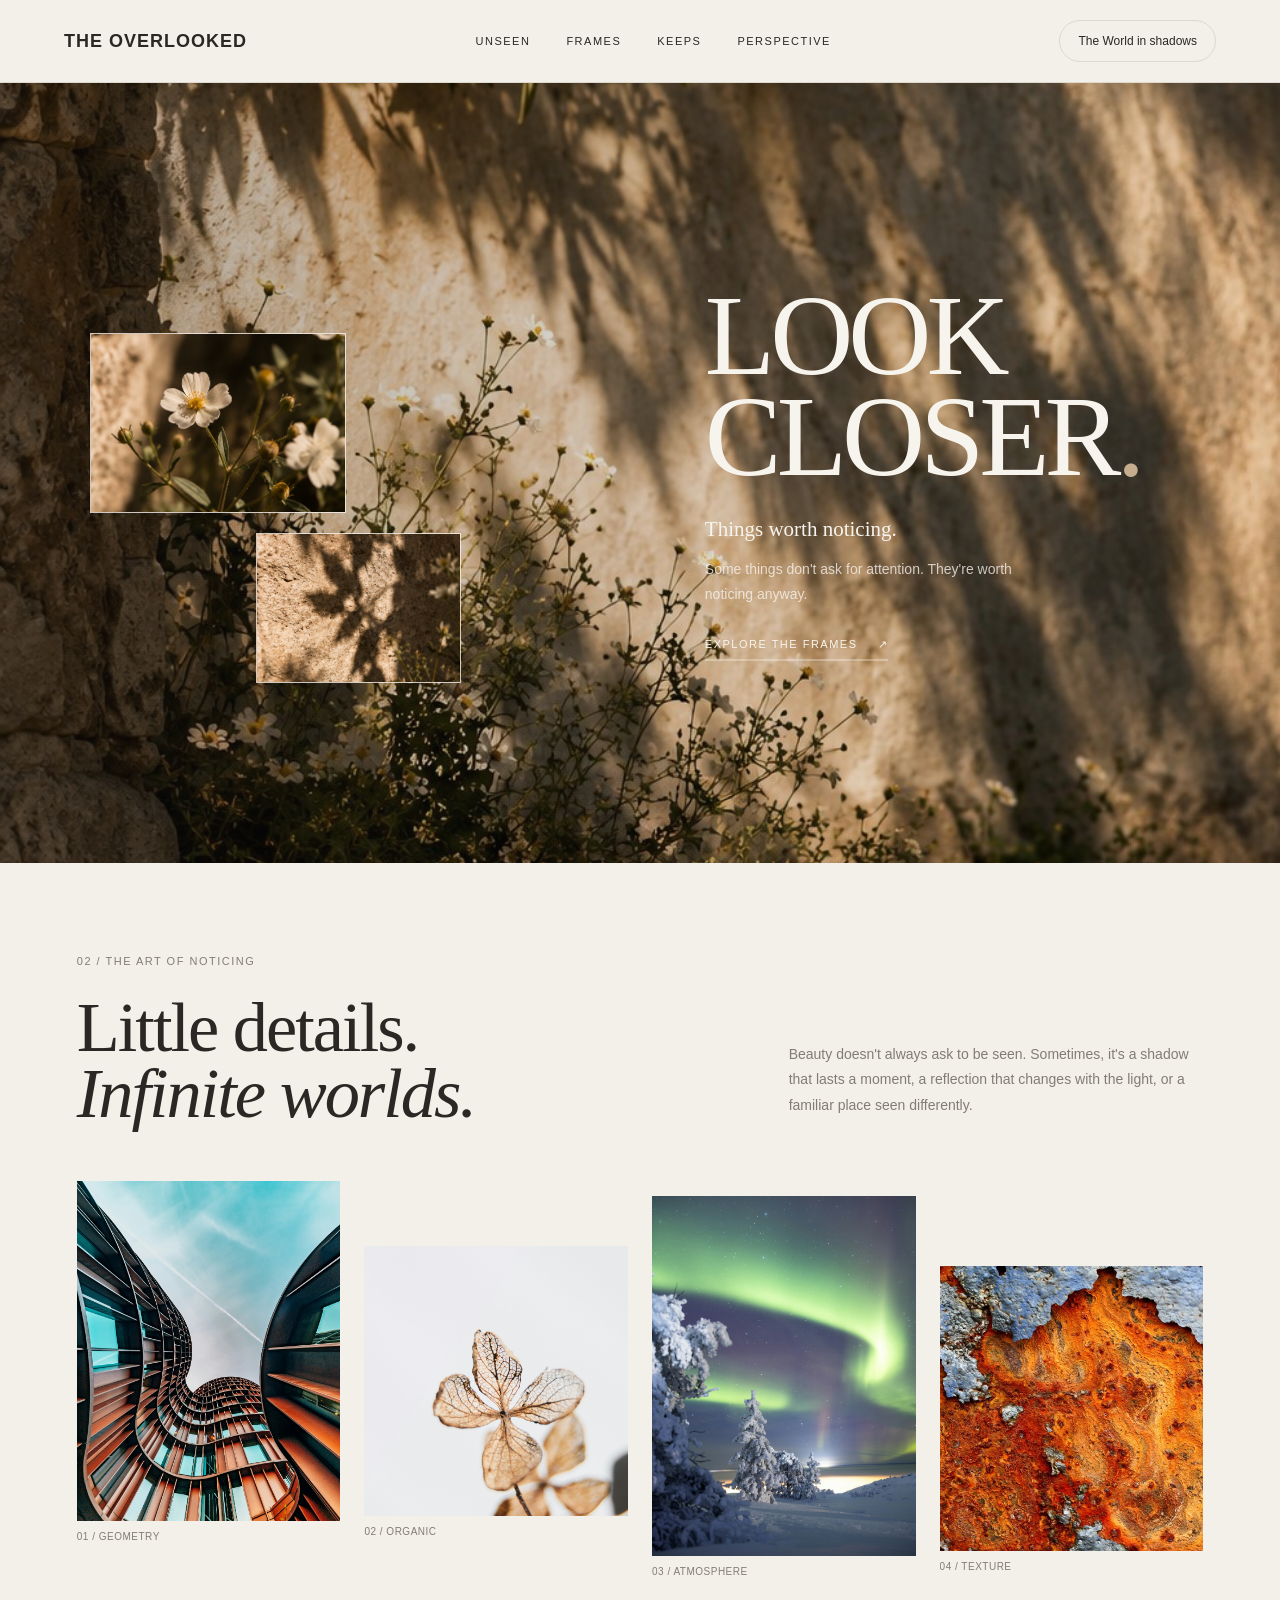
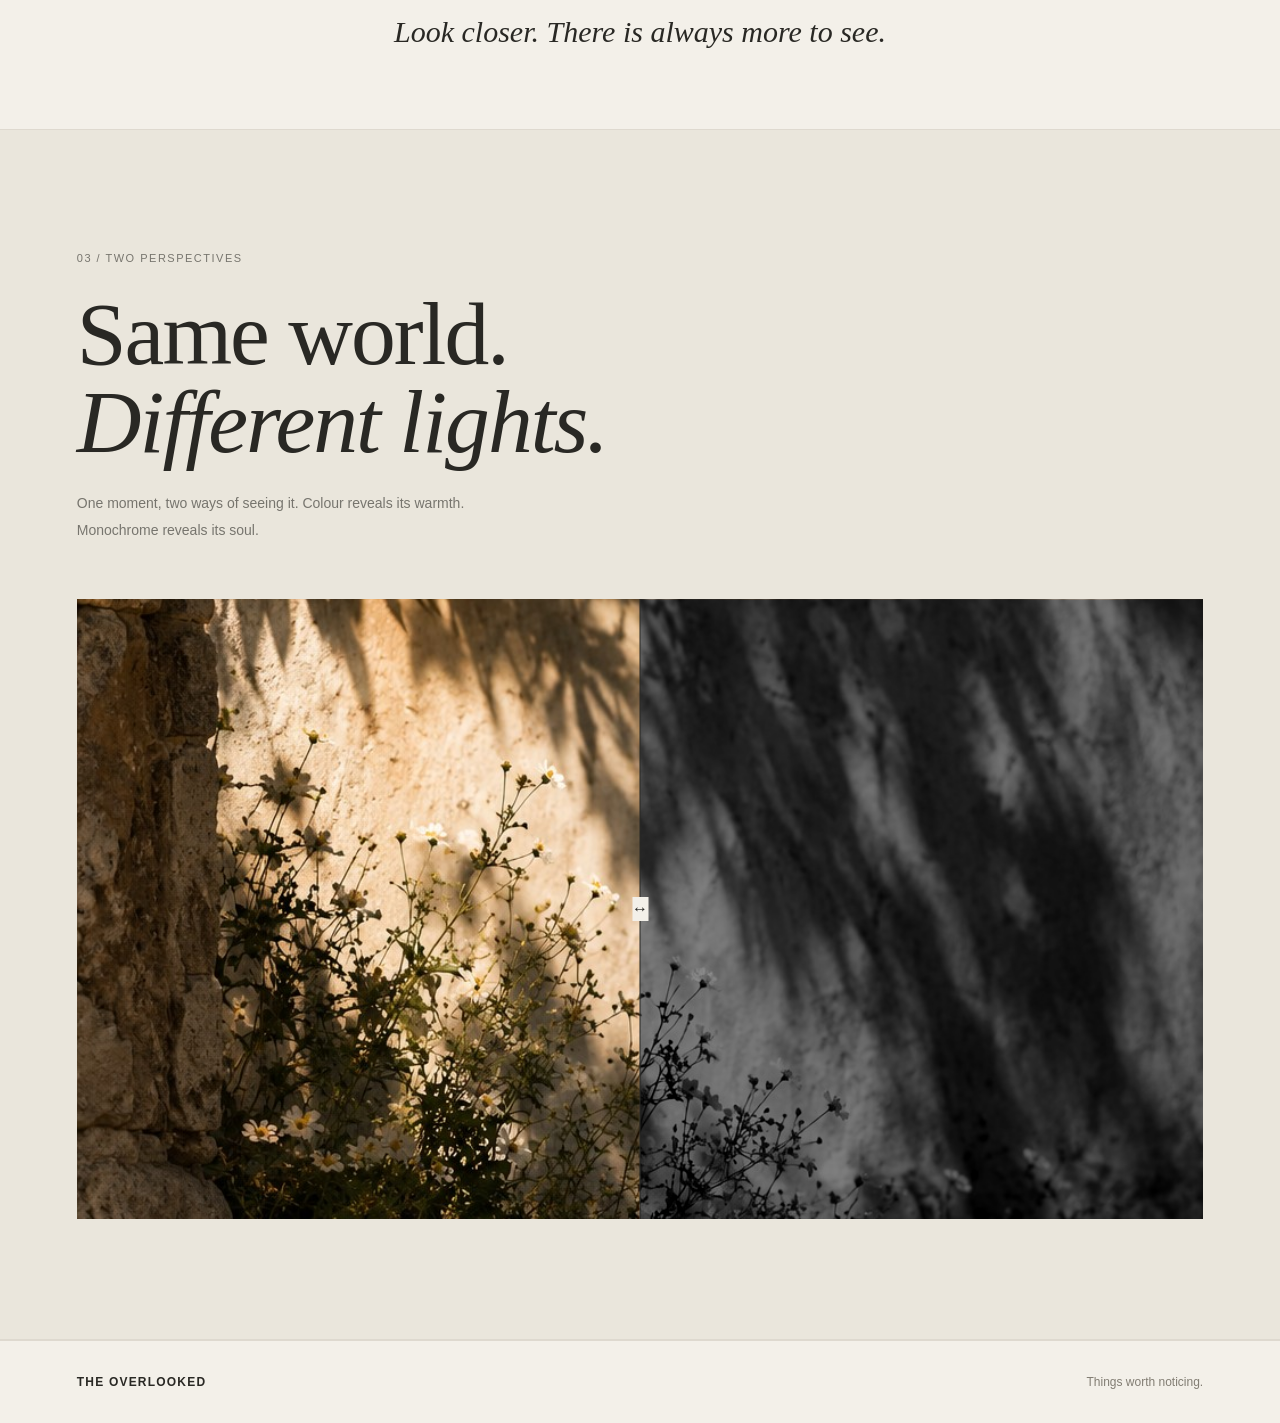
<file: index.html>
<!DOCTYPE html>
<html lang="en">
<head>
    <meta charset="UTF-8">
    <meta name="viewport" content="width=device-width, initial-scale=1.0">
    <meta name="description" content="THE OVERLOOKED — Things worth noticing. An immersive photography experience celebrating the beauty in overlooked details.">

    <title>THE OVERLOOKED — Things worth noticing. </title>

    <link rel="stylesheet" href="css/style.css">
    <link rel="stylesheet" href="css/home.css">
    
</head>

<body>
     <main>

        <header class="site-header">
                <a href="index.html" class="logo">THE OVERLOOKED </a>

                <nav class="main-nav" aria-label="Main navigation">
                  <a href="unseen.html">UNSEEN</a>
                  <a href="frames.html">FRAMES</a>
                  <a href="keeps.html">KEEPS</a>
                  <a href="perspective.html">PERSPECTIVE</a>
                </nav>

                <button class="theme-toggle" type="button" aria-label="Switch to dark theme">
                    The World in Shadows
                </button>

                <button class="menu-toggle" type="button" aria-label="Open navigation">
                    ☰
                </button>

            </header>

        <!--Hero section-->
        <section class="hero" aria-labelledby="hero-title">

            <div class="hero-content">

                <h1 id="hero-title">
                    LOOK<br>
                    CLOSER<span>.</span>
                </h1>

                <p class="hero-tagline">
                    Things worth noticing.
                </p>
                 <p class="hero-description">
                    Some things don't ask for attention.
                    They're worth noticing anyway.
                </p>

                <a href="frames.html" class="hero-cta">
                    EXPLORE THE FRAMES <span aria-hidden="true">↗</span>
                </a>

            </div>
            
             <!-- Hero Photography -->
            <div class="hero-gallery">

                <figure class="hero-image hero-image-main">
                    <img src="./assets/images/home/hero.jpg"
                         alt="Wildflowers growing beside a sunlit stone wall">
                </figure>

                <figure class="hero-image hero-image-detail-one">
                    <img src="./assets/images/home/hero-detail-img1.jpg"
                         alt="White wildflower in warm sunlight">
                </figure>

                <figure class="hero-image hero-image-detail-two">
                    <img src="./assets/images/home/hero-detail-img2.jpg"
                         alt="Plant shadows falling on a textured wall">
                </figure> 

            </div>

        </section>

<!-- section 2-Little Details -->
<section class="details-section" aria-labelledby="details-title">

    <div class="details-intro">
        <p class="section-label">02 / THE ART OF NOTICING</p>

        <h2 id="details-title">
            Little details.<br>
            <em>Infinite worlds.</em>
        </h2>

        <p class="details-description">
           Beauty doesn't always ask to be seen. Sometimes, it's a shadow that lasts a moment, a reflection that changes with the light, or a familiar place seen differently.
        </p>
    </div>

    <div class="details-gallery">

        <figure class="detail-card detail-card-large">
            <img src="./assets/images/home/detail-geometry.jpg"
                 alt="Curved architectural structure against a blue sky">

            <figcaption>
                <span>01 / GEOMETRY</span>
            </figcaption>
        </figure>

        <figure class="detail-card detail-card-botanical">
            <img src="./assets/images/home/detail-botanical.jpg"
                 alt="Dried flower with delicate brown petals">

            <figcaption>
                <span>02 / ORGANIC</span>
            </figcaption>
        </figure>

        <figure class="detail-card detail-card-atmosphere">
            <img src="./assets/images/home/detail-atmosphere.jpg"
                 alt="Northern lights above a snowy landscape">

            <figcaption>
                <span>03 / ATMOSPHERE</span>
            </figcaption>
        </figure>

        <figure class="detail-card detail-card-texture">
            <img src="./assets/images/home/textured-detail.jpg"
                 alt="Rust spreading across a weathered metal surface">

            <figcaption>
                <span>04 / TEXTURE</span>
            </figcaption>
        </figure>

    </div>

    <p class="details-note">
        Look closer. There is always more to see.
    </p>

</section>


<!-- Section 3-Same World Different Lights -->
<section class="perspective-section"
         aria-labelledby="perspective-title">

    <div class="perspective-intro">
        <p class="section-label">03 / TWO PERSPECTIVES</p>

        <h2 id="perspective-title">
            Same world.<br>
            <em>Different lights.</em>
        </h2>

        <p>
            One moment, two ways of seeing it.
            Colour reveals its warmth. Monochrome reveals its soul.
        </p>
    </div>

    <div class="comparison-placeholder">
         <div class="image-comparison">
        <img
            class="comparison-light"
            src="./assets/images/home/hero.jpg"
            alt="Photograph in natural light"
        >

        <div class="comparison-dark">
            <img
                src="./assets/images/home/hero.jpg"
                alt="The same photograph in a darker mood"
            >
        </div>

        <div class="comparison-divider" aria-hidden="true">
            <span>↔</span>
        </div>
    </div>
    </div>

</section>

    </main>


    <!-- Footer -->
    <footer class="site-footer">
        <a href="index.html" class="footer-logo">
            THE OVERLOOKED
        </a>
        <p>Things worth noticing.</p>
    </footer>

    <script src="js/main.js" defer></script>
    <script src="js/theme.js" defer></script>
    <script src="js/frames.js"></script>
</body>
</html>
</file>
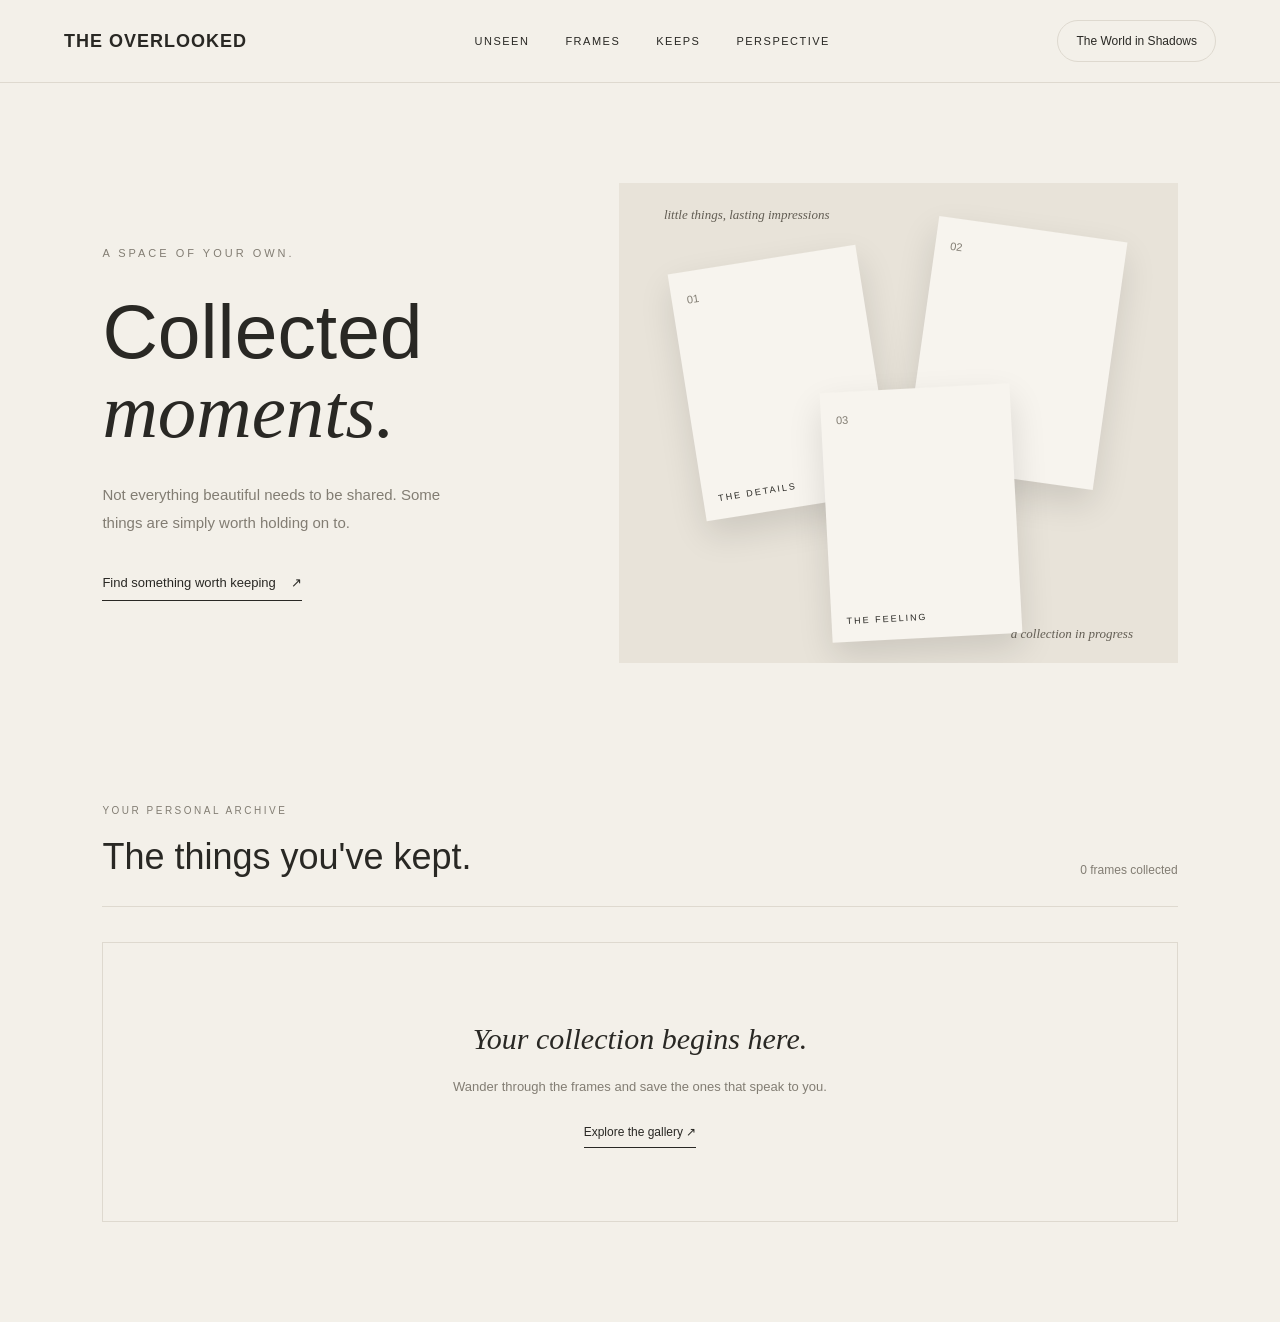
<file: keeps.html>
<!DOCTYPE html>
<html lang="en">

<head>
    <meta charset="UTF-8">
    <meta name="viewport" content="width=device-width, initial-scale=1.0">

    <title>KEEPS | THE OVERLOOKED</title>

    <link rel="stylesheet" href="css/style.css">
    <link rel="stylesheet" href="css/keeps.css">
    <link rel="stylesheet" href="css/responsive.css">
</head>

<body>

    <header class="site-header">
        <a href="index.html" class="logo">THE OVERLOOKED</a>

        <nav class="main-nav" aria-label="Main navigation">
            <a href="unseen.html">UNSEEN</a>
            <a href="frames.html">FRAMES</a>
            <a href="keeps.html">KEEPS</a>
            <a href="perspective.html">PERSPECTIVE</a>
        </nav>

        <button class="theme-toggle" type="button" aria-label="Switch to dark theme">
            The World in Shadows
        </button>

        <button class="menu-toggle" type="button" aria-label="Open navigation">
            ☰
        </button>
    </header>

    <main class="keeps-page">

   <section class="keeps-hero">

    <div class="keeps-hero-content">

        <p class="section-label">A SPACE OF YOUR OWN.</p>

        <h1>Collected <span>moments.</span></h1>

        <p class="keeps-description">
            Not everything beautiful needs to be shared.
            Some things are simply worth holding on to.
        </p>

        <a href="frames.html" class="discover-link">
            Find something worth keeping <span>↗</span>
        </a>

    </div>

        <div class="keeps-visual">

            <div class="visual-note note-one">little things, lasting impressions</div>

            <div class="visual-frame frame-one">
                <span>01</span>
                <p>THE DETAILS</p>
            </div>

            <div class="visual-frame frame-two">
                <span>02</span>
                <p>THE MOMENTS</p>
            </div>

            <div class="visual-frame frame-three">
                <span>03</span>
                <p>THE FEELING</p>
            </div>

            <div class="visual-note note-two">a collection in progress</div>

        </div>

        </section>

    <section class="keeps-gallery">

        <div class="keeps-top">
            <div>
                <p class="section-label">YOUR PERSONAL ARCHIVE</p>
                <h2>The things you've kept.</h2>
            </div>

            <p><span id="saved-count">0</span> frames collected</p>
        </div>

        <div class="keeps-grid" id="keeps-grid"></div>

        <div class="keeps-empty" id="keeps-empty">
            <p class="empty-title">Your collection begins here.</p>
            <p>Wander through the frames and save the ones that speak to you.</p>
            <a href="frames.html">Explore the gallery ↗</a>
        </div>

    </section>

</main>

</body>
</html>
</file>
<file: css/style.css>
:root {
    --bg-color: #F3F0E9;
    --text-color: #292824;
    --muted-color: #827D73;
    --border-color: #DED9CF;

    --header-bg: #292824;
    --header-text: #F3F0E9; 
    --header-hover:  #C6B7A1;
}

body.dark-theme {
    --bg-color: #252521;
    --text-color: #f7f4ee;
    --muted-color: #aaa79f;
    --border-color: #45443f;
    --header-bg: #171715;
    --header-text: #f7f4ee;
    --header-hover: #c6b7a1;
}

* {
    margin: 0;
    padding: 0;
    box-sizing: border-box;
}

body {
    background-color: var(--bg-color);
    color: var(--text-color);
    font-family: Arial, Helvetica, sans-serif;
    line-height: 1.5;
}

body:not(.dark-theme) .site-header {
    background-color: var(--bg-color);
    color: var(--text-color);
    border-bottom: 1px solid var(--border-color);
}

body:not(.dark-theme) .site-header .logo,
body:not(.dark-theme) .main-nav a {
    color: var(--text-color);
}

body:not(.dark-theme) .theme-toggle,
body:not(.dark-theme) .menu-toggle {
    color: var(--text-color);
    border-color: var(--border-color);
}

a {
    color: inherit;
    text-decoration: none;
}

button {
    font: inherit;
} 

.site-header {
    position: sticky;
    top: 0;
    z-index: 1000;

    display: flex;
    align-items: center;
    justify-content: space-between;
    gap: 24px;

    width: 100%;
    padding: 20px 5%;

    background-color: var(--header-bg);
    color:var(--header-text);
    border-bottom: 1px solid rgba(247, 244, 238, 0.18);
}

.logo {
    flex-shrink: 0;
    color: var(--header-text);
    font-size: 18px;
    font-weight: 600;
    letter-spacing: 1px;
    white-space: nowrap;
}

.main-nav {
    display: flex;
    align-items: center;
    gap: 36px;
}

.main-nav a {
    color: var(--header-text);
    font-size: 11px;
    letter-spacing: 1.5px;
    transition: color 0.2s ease;
}

.main-nav a:hover {
    color: var(--header-hover);
}

.theme-toggle {
    flex-shrink: 0;
    padding: 11px 18px;

    border: 1px solid rgba(247, 244, 238, 0.4);
    border-radius: 30px;

    background: transparent;
    color: var(--header-text);
    font-size: 12px;
    cursor: pointer;
}

/* Footer */
.site-footer {
    display: flex;
    align-items: center;
    justify-content: space-between;
    gap: 24px;
    padding: 32px 6%;
    
    border-top: 1px solid var(--border-color);
    background-color: var(--bg-color);
    color: var(--text-color);
}

.footer-logo {
    font-size: 12px;
    font-weight: 600;
    letter-spacing: 1.2px;
}

.site-footer p {
    color: var(--muted-color);
    font-size: 12px;
}


/* Responsive Header & Footer */

@media (max-width: 900px) {
    .site-header {
        gap: 14px;
        padding: 16px 4%;
    }

    .main-nav {
        gap: 16px;
    }
}

@media (max-width: 768px) {
    .site-header {
        flex-wrap: wrap;
        justify-content: space-between;
        gap: 16px 10px;
        padding: 15px 5%;
    }

    .logo {
        font-size: 15px;
    }

    .main-nav {
        order: 3;
        width: 100%;
        justify-content: space-between;
        gap: 8px;
    }

    .main-nav a {
        font-size: 10px;
        letter-spacing: 0.8px;
    }

    .theme-toggle {
        padding: 8px 11px;
        font-size: 10px;
    }

    .site-footer {
        flex-direction: column;
        align-items: flex-start;
        gap: 10px;
        padding: 25px 6%;
    }
}

.menu-toggle {
    display: none;
    border: 0;
    background: transparent;
    color: var(--header-text);
    font-size: 24px;
    cursor: pointer;
}

@media (max-width: 768px) {
    .menu-toggle {
        display: block;
    }

    .main-nav {
        display: none;
    }
}

.main-nav.active {
    display: flex;
}
</file>
<file: css/home.css>
/*Hero Section*/
.hero {
    position: relative;
    min-height: 680px;
    height: min(780px, 88vh);
    overflow: hidden;
    background: #25231e;
    color: #f7f4ee;
}
.hero-content {
    position: absolute;
    z-index: 3;
    top: 50%;
    right: 9%;
    width: min(460px, 38%);
    transform: translateY(-50%);
}

.hero-content h1 {
    font-family: Georgia, "Times New Roman", serif;
    font-size: clamp(68px, 9vw, 116px);
    font-weight: 400;
    line-height: 0.88;
    letter-spacing: -5px;
}

.hero-content h1 span {
    color: #c6ad8e;
}

.hero-tagline {
    margin-top: 26px;
    font-family: Georgia, "Times New Roman", serif;
    font-size: 21px;
}

.hero-description {
    max-width: 350px;
    margin-top: 12px;
    color: rgba(247, 244, 238, 0.78);
    font-size: 14px;
    line-height: 1.8;
}

.hero-cta {
    display: inline-flex;
    align-items: center;
    gap: 12px;
    margin-top: 28px;
    padding-bottom: 7px;
    border-bottom: 1px solid rgba(247, 244, 238, 0.65);
    font-size: 11px;
    letter-spacing: 1.5px;
    transition: gap 0.3s ease;
}

.hero-cta {
gap: 20px;
}

/* Hero Photograph */
.hero-gallery {
    position: absolute;
    inset: 0;
    z-index: 0;
}

.hero-gallery::after {
    content: "";
    position: absolute;
    inset: 0;
    background: linear-gradient(
        90deg,
       rgba(20, 19, 16, 0.35) 0%,
       rgba(20, 19, 16, 0.18) 45%,
       rgba(20, 19, 16, 0.02) 100%
    );
    pointer-events: none;
}

.hero-image {
    margin: 0;
    overflow: hidden;
    position: absolute;
}

.hero-image img {
    display: block;
    width: 100%;
    height: 100%;
    object-fit: cover;
}

.hero-image-main {
    inset: 0;
}

.hero-image-main img {
    object-position: center 48%;
}

.hero-image-detail-one,
.hero-image-detail-two { 
    z-index: 2;
    border: 1px solid rgba(247, 242, 238, 0.8);
}

.hero-image-detail-one {
    left: 7%;
    right: auto;
    bottom: 350px;
    width: 20%;
    height: 180px;
}

.hero-image-detail-two {
    left: 20%;
    right: auto;
    bottom: 180px;
    width: 16%;
    height: 150px;
}

/* Home page sections */

/*section2*/

.details-section {
    padding: 90px 6% 75px;
    border-bottom: 1px solid var(--border-color);
    background-color: var(--bg-color);
    color: var(--text-color);
}

.details-intro {
    display: grid;
    grid-template-columns: 1.2fr 0.8fr;
    align-items: end;
    row-gap: 0px;
    column-gap: 8%;
    margin-bottom: 55px;
}

.details-intro .section-label {
    grid-column: 1 / -1;
}

.details-intro h2 {
    grid-column: 1;
    font-size: clamp(48px, 5.5vw, 76px);
    line-height: 0.94;
}

.details-intro .details-description {
    grid-column: 2;
    max-width: 430px;
    margin: 0 0 8px;
    color: #77756e;
    font-size: 14px;
    line-height: 1.8;
}

.details-section .section-label,
.details-section .details-description {
    color: var(--muted-color);
}

.details-section .section-label,
.perspective-section .section-label {
    margin-bottom: 24px;
    color: var(--muted-color);
    font-size: 11px;
    letter-spacing: 1.5px;
}

.details-intro h2,
.perspective-intro h2 {
    font-family: Georgia, "Times New Roman", serif;
    font-size: clamp(48px, 7vw, 92px);
    font-weight: 400;
    line-height: 0.98;
    letter-spacing: -2px;
}

.details-intro h2 {
    font-size: clamp(44px, 5.5vw, 76px);
    line-height: 0.94;
}

.details-intro h2 em,
.perspective-intro h2 em {
    font-weight: 400;
}

.details-description {
    max-width: 430px;
    margin-top: 0px;
    margin-bottom: 8px;
    color: var(--muted-color);
    font-size: 13px;
    line-height: 1.7;
}

/* Gallery layout */

.details-gallery {
    display: grid;
    grid-template-columns: repeat(4, minmax(0, 1fr));
    gap: 24px;
    align-items: start;
}

.detail-card {
    min-width: 0;
    margin: 0;
    overflow: hidden;
}

.detail-card img {
    display: block;
    width: 100%;
    object-fit: cover;
    background-color: #e7e1d7;
    transition: transform 0.6s ease;   
}

.detail-card:hover img {
    transform: scale(1.035);
}

.detail-card-large img {
    height: 340px;
}

.detail-card-botanical {
    margin-top: 65px;
}

.detail-card-botanical img {
    height: 270px;
}

.detail-card-atmosphere {
    margin-top: 15px;
}

.detail-card-atmosphere img {
    height: 360px;
}

.detail-card-texture {
    margin-top: 85px;
}

.detail-card-texture img {
    height: 285px;
}


/* Captions */

.detail-card figcaption {
display: flex;
flex-direction: column;
gap: 3px;
padding-top: 8px;
color: var(--muted-color);
font-size: 10px;
letter-spacing: 0.5px;
}

.details-note {
margin-top: 30px;
text-align: center;
font-family: Georgia, "Times New Roman", serif;
font-size: clamp(22px, 2.5vw, 30px);
font-style: italic;
}


/* Section3 — Same World Different Lights */

.perspective-section {
    padding: 120px 6%;
    border-bottom: 1px solid var(--border-color);
    background-color: #252521;
    color: #f7f4ee;
}

body:not(.dark-theme) .perspective-section {
    background-color: #EAE6DC;
    color: #292824;
}

body:not(.dark-theme) .perspective-section .section-label,
body:not(.dark-theme) .perspective-section .perspective-intro > p:last-child {
    color: #77756E;
}

body:not(.dark-theme) .perspective-section .comparison-placeholder {
    background-color: #D8D2C6;
}

body:not(.dark-theme) .comparison-divider {
    background-color: #292824;
}

body:not(.dark-theme) .comparison-divider span {
    background-color: #F3F0E9;
    color: #292824;
    border-color: #292824;
}

.perspective-intro {
    max-width: 760px;
    margin-bottom: 56px;
}

.perspective-intro > p:last-child {
    max-width: 430px;
    margin-top: 24px;
    color: var(--muted-color);
    font-size: 14px;
    line-height: 1.9;
}

.comparison-placeholder {
    position: relative;
    width: 100%;
     height: min(65vw, 620px);
    min-height: 420px;
    overflow: hidden;
}

.image-comparison {
    position: absolute;
    inset: 0;
    overflow: hidden;
    touch-action: pan-y;
    user-select: none;
}

.comparison-light,
.comparison-dark img {
    position: absolute;
    inset: 0;
    width: 100%;
    height: 100%;
    object-fit: cover;
}

.comparison-dark {
    position: absolute;
    inset: 0;
    clip-path: inset(0 0 0 50%);
}

.comparison-dark img {
    filter: grayscale(100%) brightness(0.55) contrast(1.1);
}

.comparison-divider {
    position: absolute;
    top: 0;
    bottom: 0;
    left: 50%;
    width: 1px;
    background: #f7f4ee;
    transform: translateX(-50%); 
    cursor: default;
    pointer-events: auto;
    touch-action: none;
    cursor: ew-resize;
}

.comparison-divider span {
    position: absolute;
    top: 50%;
    left: 50%;
    display: grid;
    place-items: center;
    width: auto;
    height: auto;
    border: none;
    border-radius:0;
    background: transparent;
    color: #f7f4ee;
    transform: translate(-50%, -50%);
    cursor: ew-resize;
}

.perspective-section .section-label,
.perspective-section .perspective-intro > p:last-child {
    color: #b8b2a8;
}

.perspective-section .comparison-placeholder {
    background-color: #38362f;
}

/* Responsive Home Page */

@media (max-width: 900px) {
    .hero {
        min-height: 620px;
        height: 78vh;
    }

    .hero-content {
        right: 6%;
        width: 45%;
    }

    .hero-image-detail-one {
        bottom: 280px;
        width: 23%;
        height: 150px;
    }

    .hero-image-detail-two {
        bottom: 130px;
        width: 19%;
        height: 130px;
    }

    .details-gallery {
        grid-template-columns: repeat(2, minmax(0, 1fr));
        gap: 35px 22px;
    }

    .detail-card-botanical,
    .detail-card-atmosphere,
    .detail-card-texture {
        margin-top: 0;
    }

    .detail-card-large img,
    .detail-card-atmosphere img {
        height: 300px;
    }

    .detail-card-botanical img,
    .detail-card-texture img {
        height: 260px;
    }
}

/* Responsive Home Page */

@media (max-width: 900px) {
    .details-gallery {
        grid-template-columns: repeat(2, minmax(0, 1fr));
        gap: 30px 20px;
    }

    .detail-card-botanical,
    .detail-card-atmosphere,
    .detail-card-texture {
        margin-top: 0;
    }

    .detail-card-large img,
    .detail-card-atmosphere img {
        height: 280px;
    }

    .detail-card-botanical img,
    .detail-card-texture img {
        height: 240px;
    }
}

@media (max-width: 768px) {
    .hero {
        width: 100%;
        height: 680px;
        min-height: 0;
    }

    .hero-gallery {
        width: 100%;
    }

    .hero-content {
        top: 42%;
        right: 6%;
        width: 65%;
    }

    .hero-content h1 {
        font-size: clamp(58px, 12vw, 78px);
        letter-spacing: -3px;
    }

    .hero-tagline {
        margin-top: 20px;
        font-size: 18px;
    }

    .hero-description {
        font-size: 13px;
    }

    .hero-image-detail-one {
        left: 6%;
        bottom: 35px;
        width: 28%;
        height: 115px;
    }

    .hero-image-detail-two {
        left: 25%;
        bottom: 145px;
        width: 23%;
        height: 100px;
    }

    .details-section {
        padding: 65px 6% 55px;
    }

    .details-intro {
        display: block;
        margin-bottom: 35px;
    }

    .details-intro h2,
    .perspective-intro h2 {
        font-size: clamp(40px, 9vw, 58px);
        letter-spacing: -1.5px;
    }

    .details-intro .details-description {
        margin-top: 18px;
        font-size: 13px;
    }

    .detail-card-large img,
    .detail-card-atmosphere img {
        height: 220px;
    }

    .detail-card-botanical img,
    .detail-card-texture img {
        height: 190px;
    }

    .perspective-section {
        padding: 70px 6%;
    }

    .perspective-intro {
        margin-bottom: 35px;
    }

    .comparison-placeholder {
        height: 65vw;
        min-height: 240px;
    }
}

@media (max-width: 400px) {
    .hero-content {
        width: 75%;
    }

    .details-gallery {
        gap: 25px 12px;
    }

    .detail-card-large img,
    .detail-card-atmosphere img {
        height: 190px;
    }

    .detail-card-botanical img,
    .detail-card-texture img {
        height: 165px;
    }
}
</file>
<file: css/keeps.css>
.keeps-page {
    padding: 70px 8% 100px;
}

/* HERO SECTION */

.keeps-hero {
    min-height: 540px;
    display: grid;
    grid-template-columns: 0.9fr 1.1fr;
    align-items: center;
    gap: 60px;
    margin-bottom: 110px;
}

.keeps-hero-content {
    max-width: 470px;
}

.keeps-hero-content .section-label {
    font-size: 11px;
    letter-spacing: 3px;
    color: var(--muted-color);
    margin-bottom: 30px;
}

.keeps-hero-content h1 {
    font-size: clamp(48px, 6vw, 78px);
    font-weight: 400;
    line-height: 1.05;
    margin-bottom: 28px;
}

.keeps-hero-content h1 span {
    display: block;
    font-family: Georgia, serif;
    font-style: italic;
    font-weight: 400;
}

.keeps-description {
    max-width: 360px;
    color: var(--muted-color);
    font-size: 15px;
    line-height: 1.9;
}

.discover-link {
    display: inline-block;
    margin-top: 35px;
    padding-bottom: 8px;
    border-bottom: 1px solid var(--text-color);
    color: var(--text-color);
    text-decoration: none;
    font-size: 13px;
}

.discover-link span {
    margin-left: 12px;
}

/* VISUAL COMPOSITION */

.keeps-visual {
    height: 480px;
    position: relative;
    background: #e8e3d9;
    overflow: hidden;
}

.visual-frame {
    position: absolute;
    background: #f7f4ee;
    width: 190px;
    height: 250px;
    padding: 15px;
    box-shadow: 0 15px 35px rgba(0, 0, 0, 0.12);
}

.visual-frame span {
    font-size: 11px;
    color: #827d73;
}

.visual-frame p {
    position: absolute;
    bottom: 14px;
    font-size: 9px;
    letter-spacing: 2px;
    color: #292824;
}

.frame-one {
    top: 75px;
    left: 12%;
    transform: rotate(-9deg);
}

.frame-two {
    top: 45px;
    right: 12%;
    transform: rotate(8deg);
}

.frame-three {
    bottom: 25px;
    left: 37%;
    transform: rotate(-3deg);
}

.visual-note {
    position: absolute;
    font-family: Georgia, serif;
    font-style: italic;
    font-size: 13px;
    color: #625d53;
}

.note-one {
    top: 22px;
    left: 8%;
}

.note-two {
    bottom: 20px;
    right: 8%;
}

.visual-frame {
    transition: transform 0.5s ease, box-shadow 0.5s ease;
    cursor: pointer;
}

.frame-one:hover {
    transform: rotate(-4deg) translateY(-10px);
    box-shadow: 0 22px 40px rgba(0, 0, 0, 0.18);
}

.frame-two:hover {
    transform: rotate(4deg) translateY(-10px);
    box-shadow: 0 22px 40px rgba(0, 0, 0, 0.18);
}

.frame-three:hover {
    transform: rotate(0deg) translateY(-10px);
    box-shadow:
     0 22px 40px rgba(0, 0, 0, 0.18);
}

/* COLLECTION SECTION */

.keeps-top {
    display: flex;
    justify-content: space-between;
    align-items: end;
    border-bottom: 1px solid var(--border-color);
    padding-bottom: 22px;
    margin-bottom: 35px;
}

.keeps-top .section-label {
    font-size: 10px;
    letter-spacing: 2.5px;
    color: var(--muted-color);
    margin-bottom: 12px;
}

.keeps-top h2 {
    font-size: clamp(25px, 3vw, 36px);
    font-weight: 400;
}

.keeps-top > p {
    color: var(--muted-color);
    font-size: 12px;
    padding-bottom: 5px;
}

.keeps-empty {
    min-height: 280px;
    display: flex;
    flex-direction: column;
    align-items: center;
    justify-content: center;
    text-align: center;
    border: 1px solid var(--border-color);
    position: relative;
    padding: 40px 20px;
}

.empty-title {
    font-family: Georgia, serif;
    font-size: 30px;
    font-style: italic;
    color: var(--text-color);
    margin-bottom: 14px;
}

.keeps-empty > p:not(.empty-title) {
    color: var(--muted-color);
    font-size: 13px;
    line-height: 1.8;
}

.keeps-empty a {
    margin-top: 25px;
    color: var(--text-color);
    font-size: 12px;
    text-decoration: none;
    border-bottom: 1px solid var(--text-color);
    padding-bottom: 6px;
} 

/* SAVED PHOTO GRID */

.keeps-grid {
    display: grid;
    grid-template-columns: repeat(3, 1fr);
    gap: 25px;
}

.keep-item {
    position: relative;
    overflow: hidden;
    background: var(--border-color);
}

.keep-item img {
    width: 100%;
    height: 320px;
    object-fit: cover;
    display: block;
    transition: transform 0.6s ease;
}

.keep-item:hover img {
    transform: scale(1.04);
}

/* ASYMMETRIC PHOTO LAYOUT */

.keep-item:nth-child(3n + 1) {
    grid-row: span 1;
}

.keep-item:nth-child(3n + 2) {
    margin-top: 45px;
}

.keep-item:nth-child(3n) {
    margin-top: 20px;
}
</file>
<file: css/responsive.css>
/* FRAMES PAGE RESPONSIVE */

/* Tablet */
@media (max-width: 900px) {
    .frames-page {
        padding: 65px 5%;
    }

    .gallery-section {
        padding: 0;
    }

    .frames-grid {
        grid-template-columns: repeat(2, minmax(0, 1fr));
        gap: 16px;
    }

    .gallery-filters {
        gap: 22px;
    }
}

/* Mobile */
@media (max-width: 600px) {
    .frames-page {
        padding: 50px 5%;
    }

    .frames-intro {
        margin-bottom: 55px;
    }

    .frames-intro h1 {
        font-size: 38px;
        letter-spacing: -1.5px;
    }

    .frames-intro p {
        font-size: 14px;
    }

    .gallery-heading span {
        font-size: 9px;
        letter-spacing: 1px;
    }

    .gallery-filters {
        gap: 18px;
        padding: 20px 0;
    }

    .filter-btn {
        font-size: 12px;
    }

    .gallery-search {
        max-width: 100%;
    }

    .frames-grid {
        grid-template-columns: 1fr;
        gap: 14px;
    }
}
</file>
